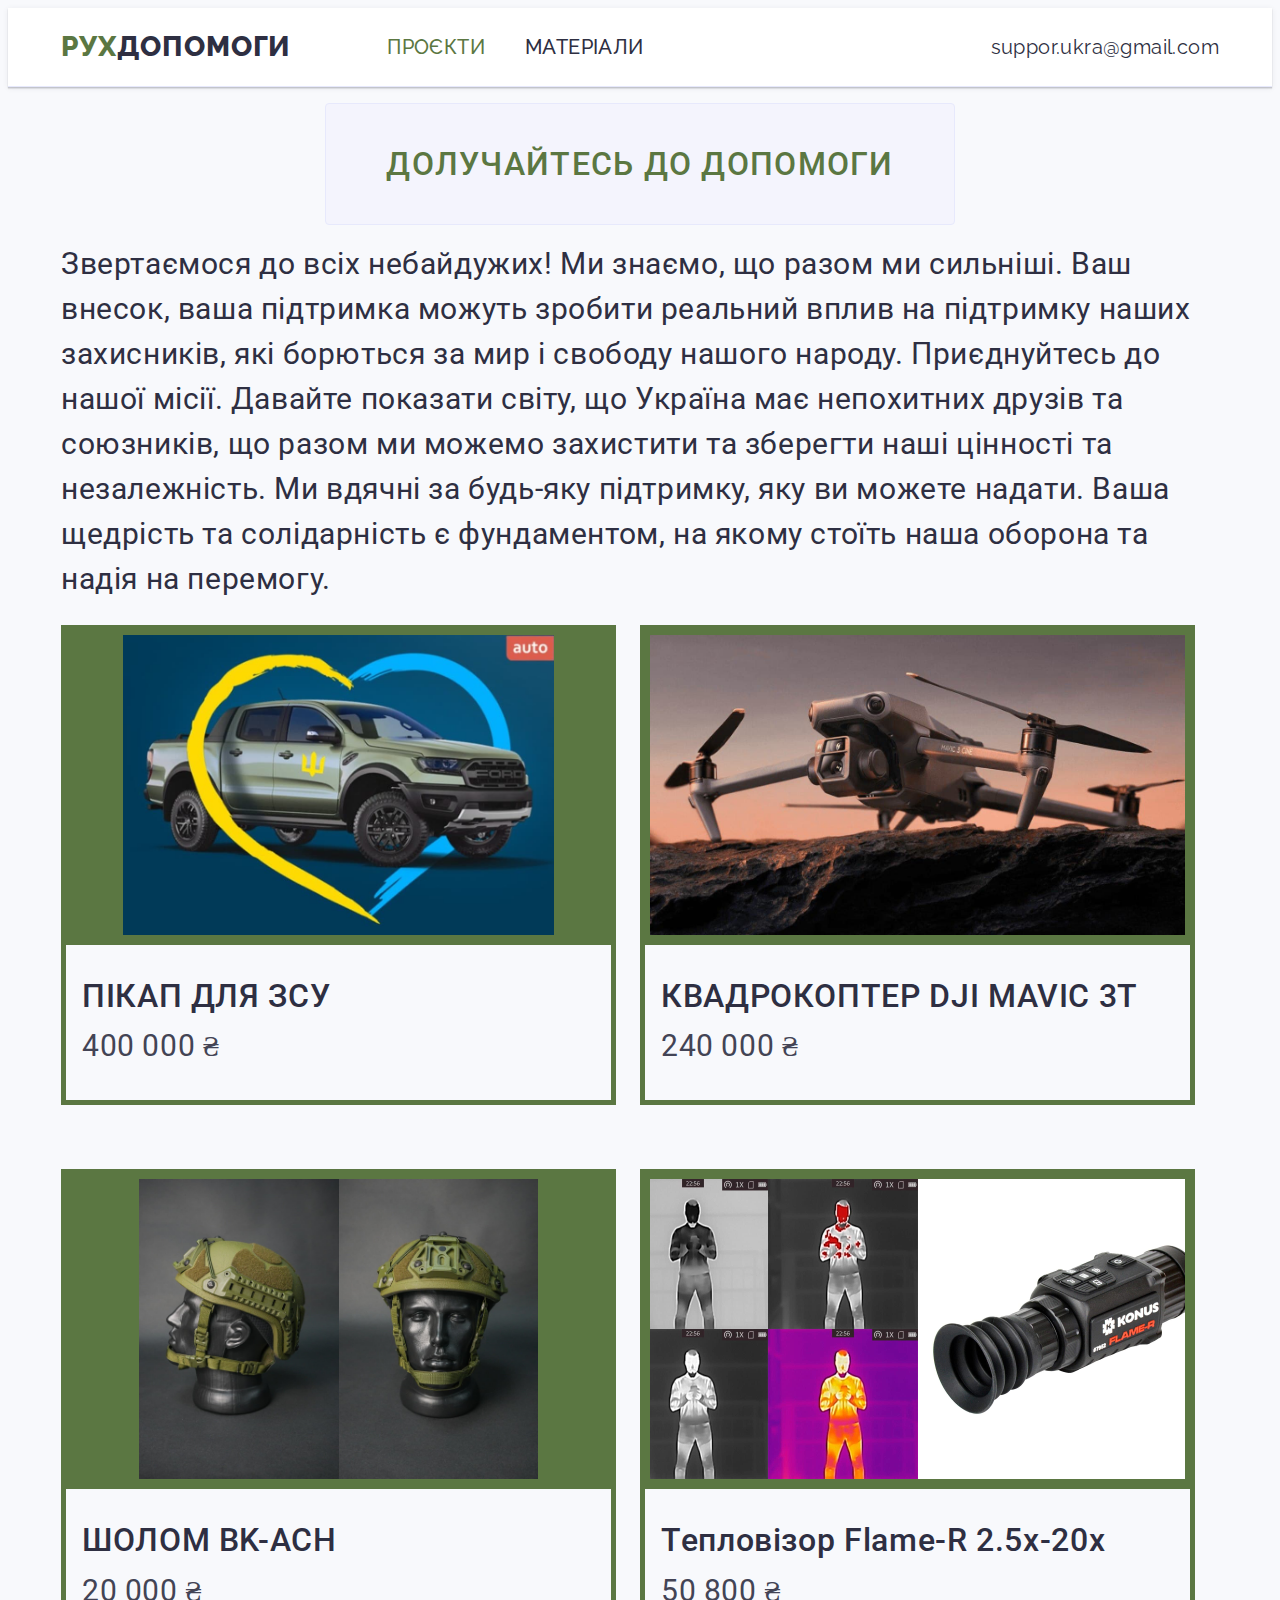
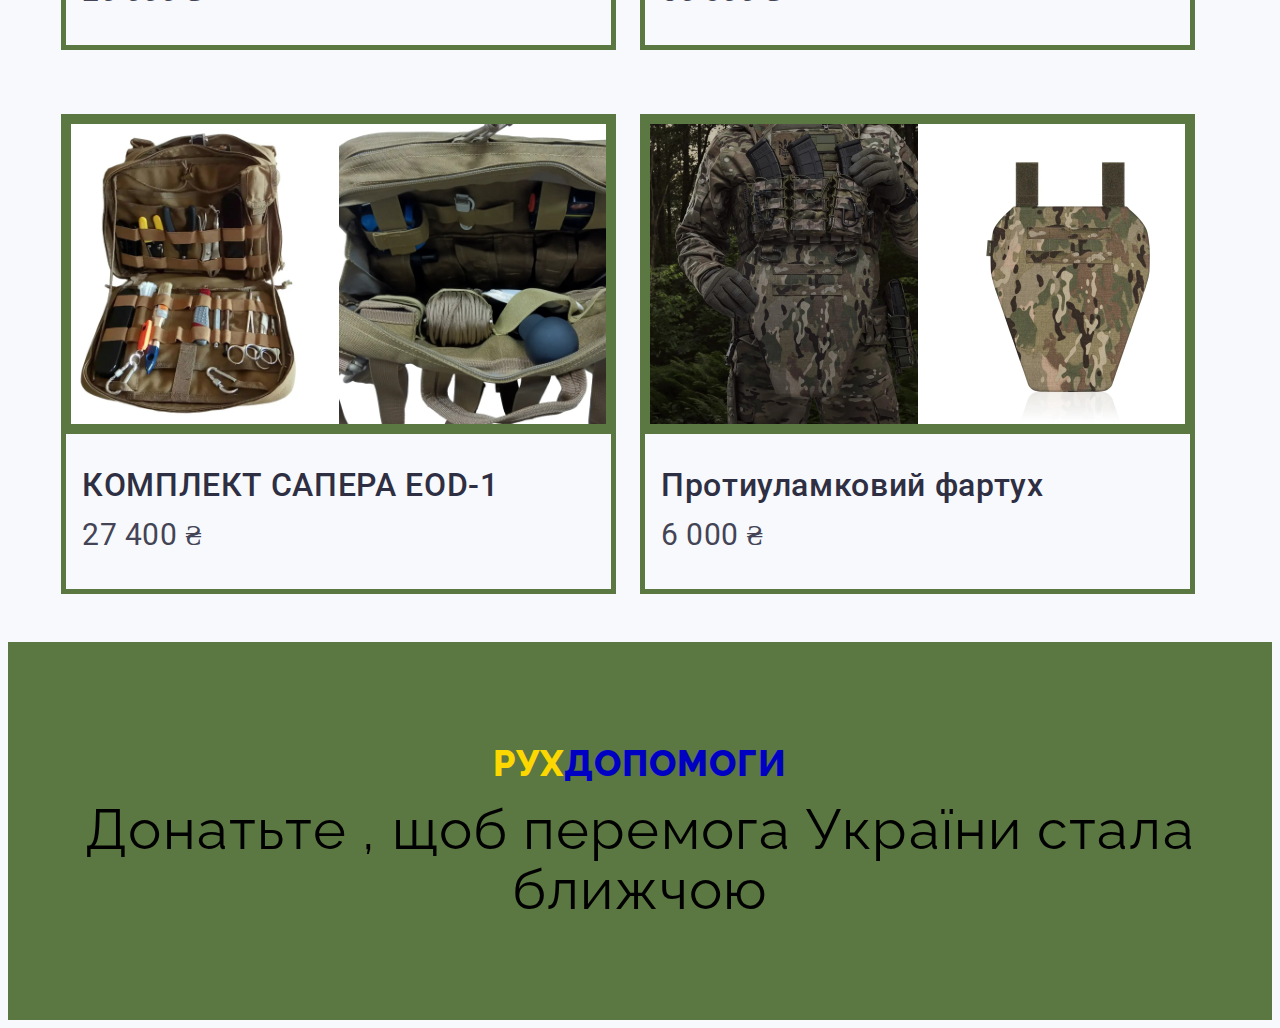
<file: index.html>
<!DOCTYPE html>
<html lang="en">
  <head>
    <meta charset="UTF-8" />
    <meta http-equiv="X-UA-Compatible" content="IE=edge" />
    <meta name="viewport" content="width=device-width, initial-scale=1.0" />
    <title>Portfolio</title>
    <link rel="preconnect" href="https://fonts.googleapis.com" />
    <link rel="preconnect" href="https://fonts.gstatic.com" crossorigin />
    <link
      href="https://fonts.googleapis.com/css2?family=Raleway:wght@800&family=Roboto:wght@400;500;700&display=swap"
      rel="stylesheet"
    />
    <link
      rel="stylesheet"
      href="https://cdnjs.cloudflare.com/ajax/libs/modern-normalize/2.0.0/modern-normalize.min.css"
      integrity="sha512-4xo8blKMVCiXpTaLzQSLSw3KFOVPWhm/TRtuPVc4WG6kUgjH6J03IBuG7JZPkcWMxJ5huwaBpOpnwYElP/m6wg=="
      crossorigin="anonymous"
      referrerpolicy="no-referrer"
    />
    <link rel="stylesheet" href="./css/styles.css" />
    <link
      rel="stylesheet"
      href="https://cdnjs.cloudflare.com/ajax/libs/animate.css/4.1.1/animate.min.css"
    />
  </head>
  <body>
    <!-- Шапка сторінки -->
    <header class="header">
      <div class="container header-container">
        <nav class="header-navigation">
          <a class="header-logo link" href="./index.html"
            >РУХ<span class="header-logo-web">ДОПОМОГИ</span></a
          >

          <ul class="header-list list">
            <li class="header-item">
              <a class="header-link header-line link" href="./index.html"
                >ПРОЄКТИ</a
              >
            </li>
            <li class="header-item">
              <a class="header-link link" href="./project.html">МАТЕРІАЛИ</a>
            </li>
            <!-- <li class="header-item">
              <a class="header-link link" href="./support.html">ПІДТРИМАТИ</a>
            </li> -->
          </ul>
        </nav>
        <address class="header-address">
          <ul class="header-list list">
            <li class="header-item">
              <a class="link item-text" href="mailto:suppor.ukra@gmail.com"
                >suppor.ukra@gmail.com</a
              >
            </li>
            <!-- <li class="header-item">
              <a class="link item-text" href="tel:+110001111111"
                >+11 (000) 111-11-11</a
              >
            </li> -->
          </ul>
        </address>
      </div>
    </header>

    <main>
      <section class="gellery">
        <div class="container">
          <!--  -->
          <h1 hidden>gallery</h1>
          <ul class="gallery-list list">
            <li class="gallery-item">
              <a class="gallery-btn btn link" href="./support.html">ДОЛУЧАЙТЕСЬ ДО ДОПОМОГИ </a>
            </li>
            <!--   -->
          </ul>
          <p class="text-ua">
            Звертаємося до всіх небайдужих! Ми знаємо, що разом ми сильніші. Ваш
            внесок, ваша підтримка можуть зробити реальний вплив на підтримку
            наших захисників, які борються за мир і свободу нашого народу.
            Приєднуйтесь до нашої місії. Давайте показати світу, що Україна має
            непохитних друзів та союзників, що разом ми можемо захистити та
            зберегти наші цінності та незалежність. Ми вдячні за будь-яку
            підтримку, яку ви можете надати. Ваша щедрість та солідарність є
            фундаментом, на якому стоїть наша оборона та надія на перемогу.
          </p>

          <ul class="gallery-foto-list list">
            <li class="gallery-foto-item link">
              <a href="./support.html" class="gallery-link-link link">
                <div class="gallery-cover-wrap">
                  <img
                    src="./images/auto-ua.jpg"
                    alt="Card Content in Portfolio"
                    width="540"
                    height="300"
                  />
                  <p class="gallery-foto-cover">
                    Збройні сили України мають нагальну потребу у мобільності, а
                    саме: їм необхідні автомобілі, що можуть проїжджати по
                    бездоріжжю, матимуть високу прохідність та хорошу
                    маневреність. Ідеально для цього піходять автомобілі типу
                    Pick-up. Автомобілів потрібно багато, адже вони часто
                    попадають під обстріли, виходять з ладу. В наших з вами
                    силах допомогти армії не зупинятись та зібрати кошти на нові
                    авто.
                  </p>
                </div>
                <div class="gallery-foto-container">
                  <h2 class="gallery-item-title">ПІКАП ДЛЯ ЗСУ</h2>
                  <p class="gallery-title-text">400 000 ₴</p>
                </div></a
              >
            </li>
            <li class="gallery-foto-item link">
              <a href="./support.html" class="gallery-link-link link">
                <div class="gallery-cover-wrap">
                  <img
                    src="./images/mavik-3t.jpg"
                    alt="Card Content in Portfolio"
                    width="540"
                    height="300"
                  />
                  <p class="gallery-foto-cover">
                    Це не просто професійна фототехніка, а передовий дрон для
                    бойової розвідки. Їх активно використовують на фронті, щоб
                    оцінювати ситуацію та зробити кадри місцевості. Завдяки
                    якості оптики можна дізнатися про розклад ворожих сил до
                    найдрібніших деталей та скоригувати вогонь своєї артилерії.
                    А оскільки дрон DJI MAVIC 3T маленький і спритний - виявити
                    в небі і збити його не так легко.
                  </p>
                </div>
                <div class="gallery-foto-container">
                  <h2 class="gallery-item-title">КВАДРОКОПТЕР DJI MAVIC 3T</h2>
                  <p class="gallery-title-text">240 000 ₴</p>
                </div>
              </a>
            </li>
            <li class="gallery-foto-item link">
              <a href="./support.html" class="gallery-link-link link">
                <div class="gallery-cover-wrap">
                  <img
                    src="./images/shlem.jpg"
                    alt="Card Content in Portfolio"
                    width="340"
                    height="300"
                  />
                  <img
                    src="./images/shlem-2.jpg"
                    alt="Card Content in Portfolio"
                    width="340"
                    height="300"
                  />
                  <p class="gallery-foto-cover">
                    BK-ACH – це сучасний балістичний шолом для армії, який можна
                    ототожнити з американськими моделями ACH. Він розроблений
                    таким чином, щоб забезпечити максимальну гнучкість, комфорт
                    і дуже високий захист віт травм.Спеціальний процес
                    виробництва EBSP забезпечує високий рівень захисту від усіх
                    видів осколків і куль. Шолом і його частини стійкі до
                    будь-яких погодних умов.
                  </p>
                </div>
                <div class="gallery-foto-container">
                  <h2 class="gallery-item-title">ШОЛОМ BK-ACH</h2>
                  <p class="gallery-title-text">20 000 ₴</p>
                </div></a
              >
            </li>
            <li class="gallery-foto-item link">
              <a href="./support.html" class="gallery-link-link link">
                <div class="gallery-cover-wrap">
                  <img
                    src="./images/teplo.jpg"
                    alt="Card Content in Portfolio"
                    width="340"
                    height="300"
                  />
                  <img
                    src="./images/teplovisor-1.jpg"
                    alt="Card Content in Portfolio"
                    width="540"
                    height="300"
                  />

                  <p class="gallery-foto-cover">
                    Konus Flame-R 2.5x-20x — це високотехнологічний
                    тепловізійний прилад, що має безліч функцій та особливостей,
                    які дозволять використовувати його при вирішенні широкого
                    спектра завдань. Оптичні характеристики та високі можливості
                    електронних сенсорів і компонентів дозволять виявляти авто
                    на відстані до 2 км і людину на відстані до 800 метрів.
                  </p>
                </div>
                <div class="gallery-foto-container">
                  <h2 class="gallery-item-title">
                    Тепловізор Flame-R 2.5x-20x
                  </h2>
                  <p class="gallery-title-text">50 800 ₴</p>
                </div></a
              >
            </li>
            <li class="gallery-foto-item link">
              <a href="./support.html" class="gallery-link-link link">
                <div class="gallery-cover-wrap">
                  <img
                    src="./images/saper.jpg"
                    alt="Card Content in Portfolio"
                    width="540"
                    height="300"
                  />
                  <img
                    src="./images/saper-1.jpg"
                    alt="Card Content in Portfolio"
                    width="540"
                    height="300"
                  />
                  <p class="gallery-foto-cover">
                    Набір призначений для транспортування і зберігання
                    стандартних і спеціальних приладів та інструментів, які
                    використовуються для виконання специфічних завдань: огляду
                    місць мінувань, пошуку вибухонебезпечних предметів,
                    знешкодження боєприпасів та саморобних вибухових пристроїв.
                    Комплексний набір включає модулі та пристосування для
                    виконання всього комплексу робіт в різноманітних умовах.
                  </p>
                </div>
                <div class="gallery-foto-container">
                  <h2 class="gallery-item-title">КОМПЛЕКТ САПЕРА ЕОD-1</h2>
                  <p class="gallery-title-text">27 400 ₴</p>
                </div></a
              >
            </li>
            <li class="gallery-foto-item link">
              <a href="./support.html" class="gallery-link-link link">
                <div class="gallery-cover-wrap">
                  <img
                    src="./images/fartuch-1.jpg"
                    alt="Card Content in Portfolio"
                    width="540"
                    height="300"
                  />
                  <img
                    src="./images/fartuch.jpg"
                    alt="Card Content in Portfolio"
                    width="540"
                    height="300"
                  />

                  <p class="gallery-foto-cover">
                    Забезпечує додатковий захист пахової зони від уражень
                    уламків, рикошетів, шрапнелі та пострілів кулі 7,62 х 25 мм.
                    ПСТ. за рахунок використання балістичного захисту 2-го
                    класу, він кріпиться за допомогою липучки (велкро панелі).
                    Серед першочергових задач (окрім очевидної - захисту паху)
                    він виконує захист стегнової артерії (яка, на секундочку, є
                    однією з найбільших артерій в тілі людини).
                  </p>
                </div>
                <div class="gallery-foto-container">
                  <h2 class="gallery-item-title">Протиуламковий фартух</h2>
                  <p class="gallery-title-text">6 000 ₴</p>
                </div></a
              >
            </li>
          </ul>
        </div>
      </section>
    </main>
    <!--  -->
    <footer class="footer">
      <div class="container footer-container">
        <div class="footer-div">
          <a class="footer-logo link" href="./index.html"
            >РУХ<span class="footer-logo-web">ДОПОМОГИ</span></a
          >
          <p class="footer-item-text">
            Донатьте , щоб перемога України стала ближчою 
          </p>
        </div>
        <!-- <div>
          <p class="social-media-text">Social media</p>
          <ul class="footer-soc-list list">
            <li class="team-soc-item">
              <a
                href=""
                class="footer-soc-link link"
                target="_blank"
                rel="noopener noreferrer"
              >
                <svg class="team-soc-icon" width="24" height="24">
                  <use href="./images/icons.svg#icon-instagram"></use>
                </svg>
              </a>
            </li>
            <li class="team-soc-item">
              <a
                href=""
                class="footer-soc-link link"
                target="_blank"
                rel="noopener noreferrer"
              >
                <svg class="team-soc-icon" width="24" height="24">
                  <use href="./images/icons.svg#icon-twitter"></use>
                </svg>
              </a>
            </li>
            <li class="team-soc-item">
              <a
                href=""
                class="footer-soc-link link"
                target="_blank"
                rel="noopener noreferrer"
              >
                <svg class="team-soc-icon" width="24" height="24">
                  <use href="./images/icons.svg#icon-facebook"></use>
                </svg>
              </a>
            </li>
            <li class="team-soc-item">
              <a
                href=""
                class="footer-soc-link link"
                target="_blank"
                rel="noopener noreferrer"
              >
                <svg class="team-soc-icon" width="24" height="24">
                  <use href="./images/icons.svg#icon-linkedin"></use>
                </svg>
              </a>
            </li>
          </ul>
        </div> -->
        <!-- <div class="footer-input">
          <p class="footer-input-text">Subscribe</p>
          <form action="email" class="footer-form">
            <label for="email" class="footer-label">
              <input
                type="email"
                name="email"
                class="footer-email-input"
                placeholder="E-mail"
                id="email"
              />
            </label>
            <button type="submit" class="subscribe-btn btn">
              Subscribe
              <svg class="footer-icon" width="24" height="24">
                <use href="./images/icons.svg#icon-footer-svg"></use>
              </svg>
            </button>
          </form>
        </div>
      </div> -->
    </footer>
  </body>
</html>
</file>
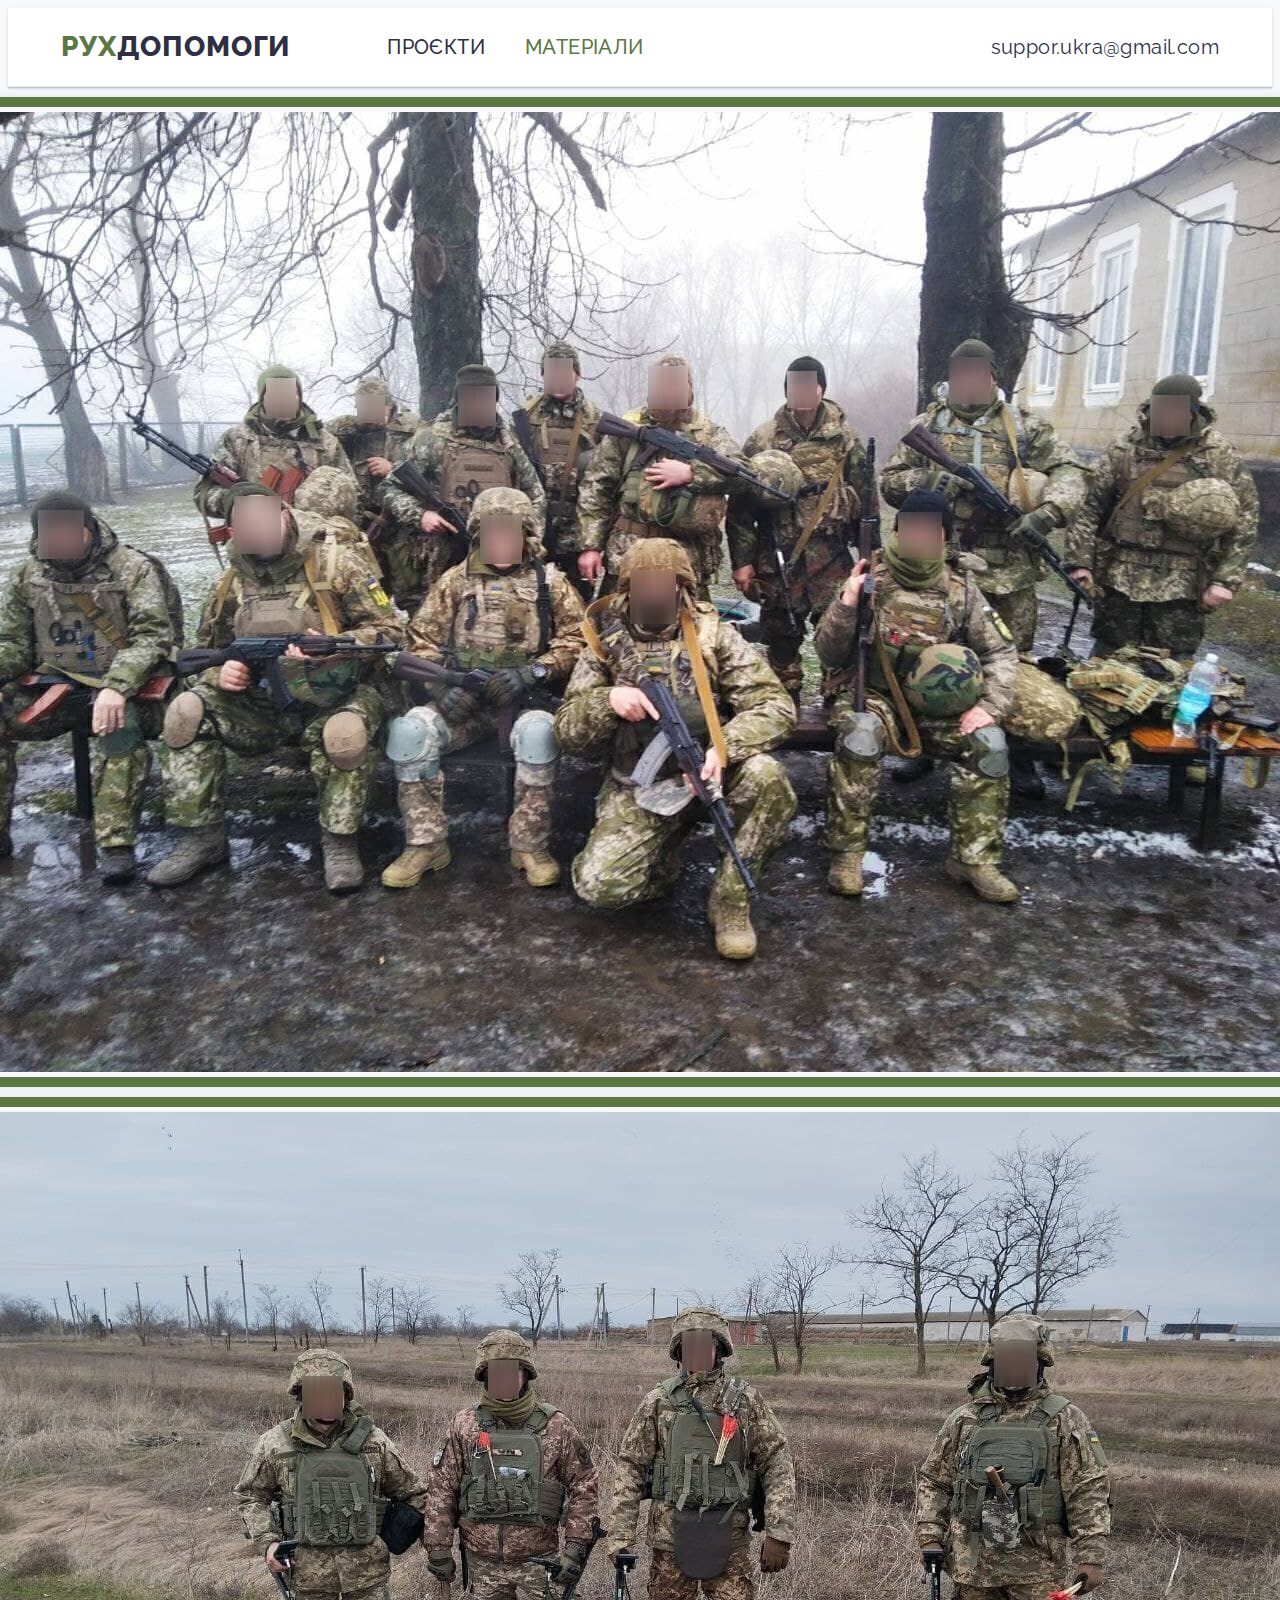
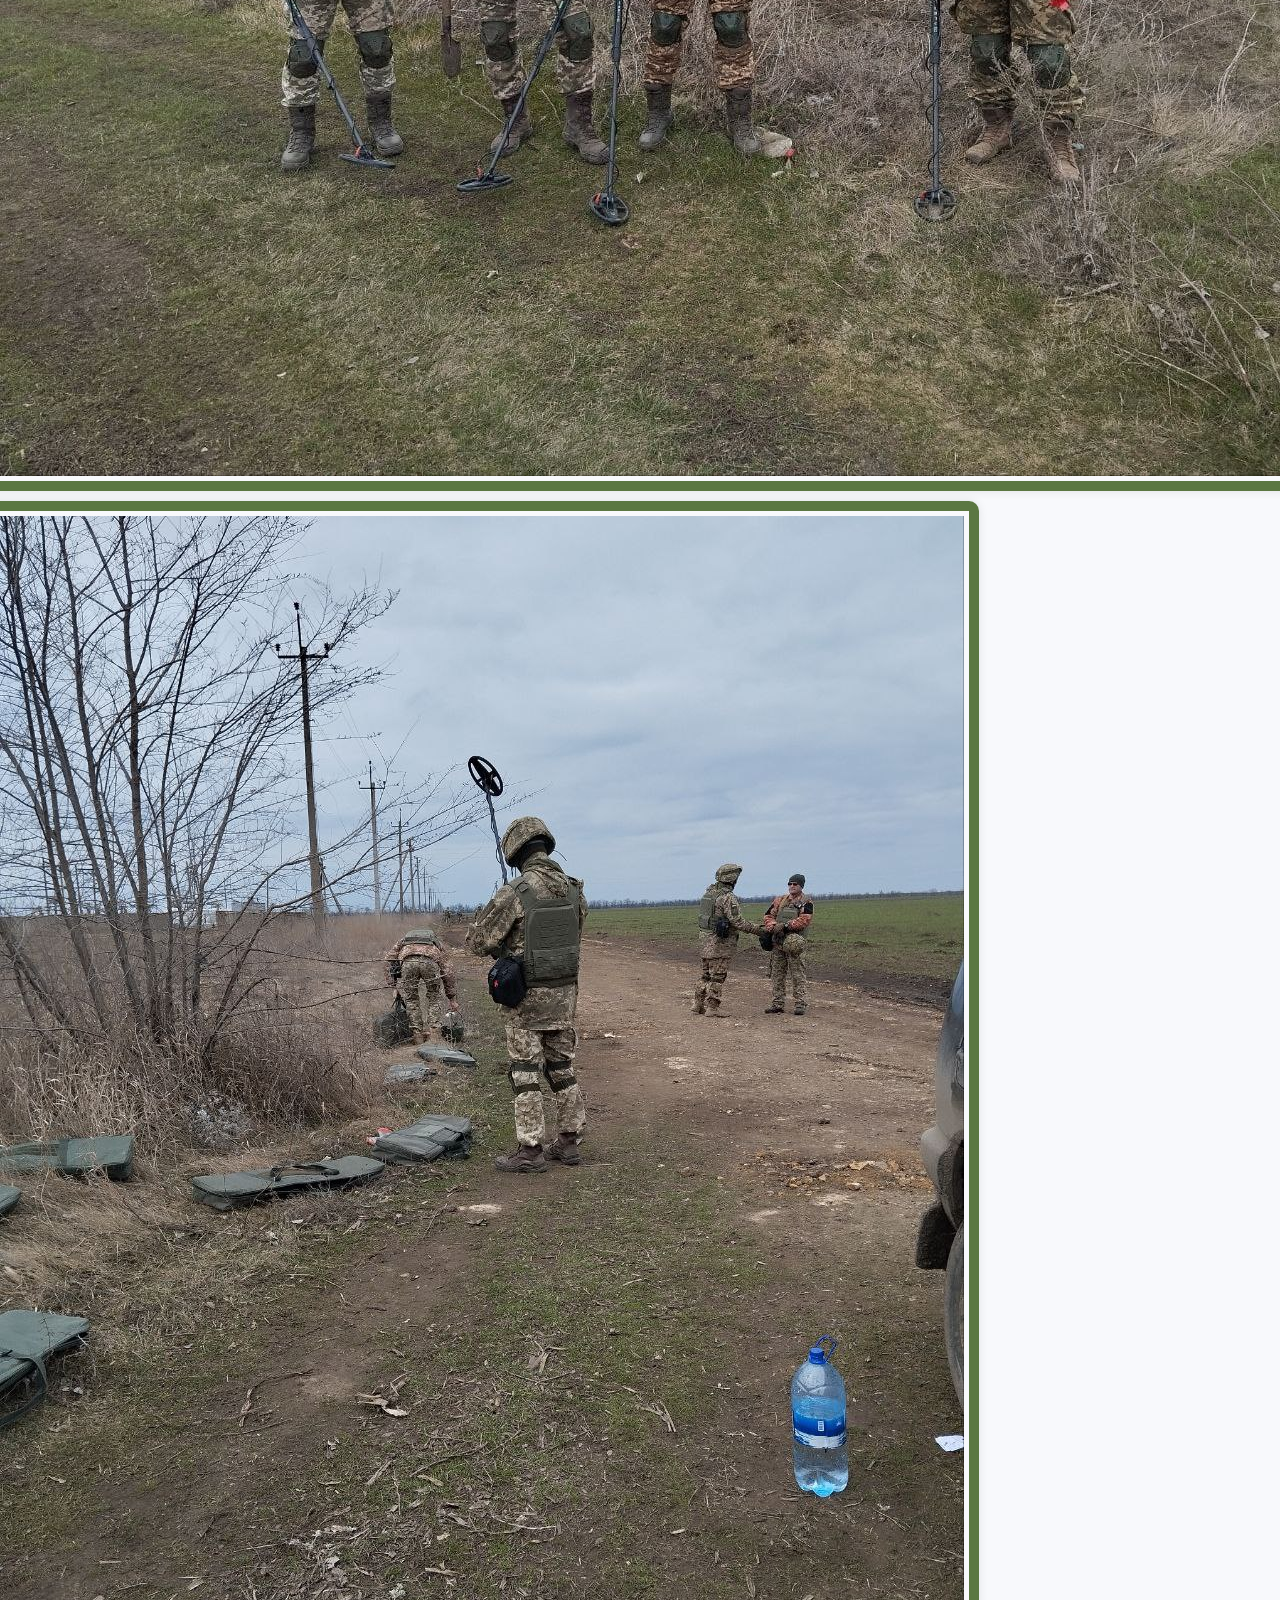
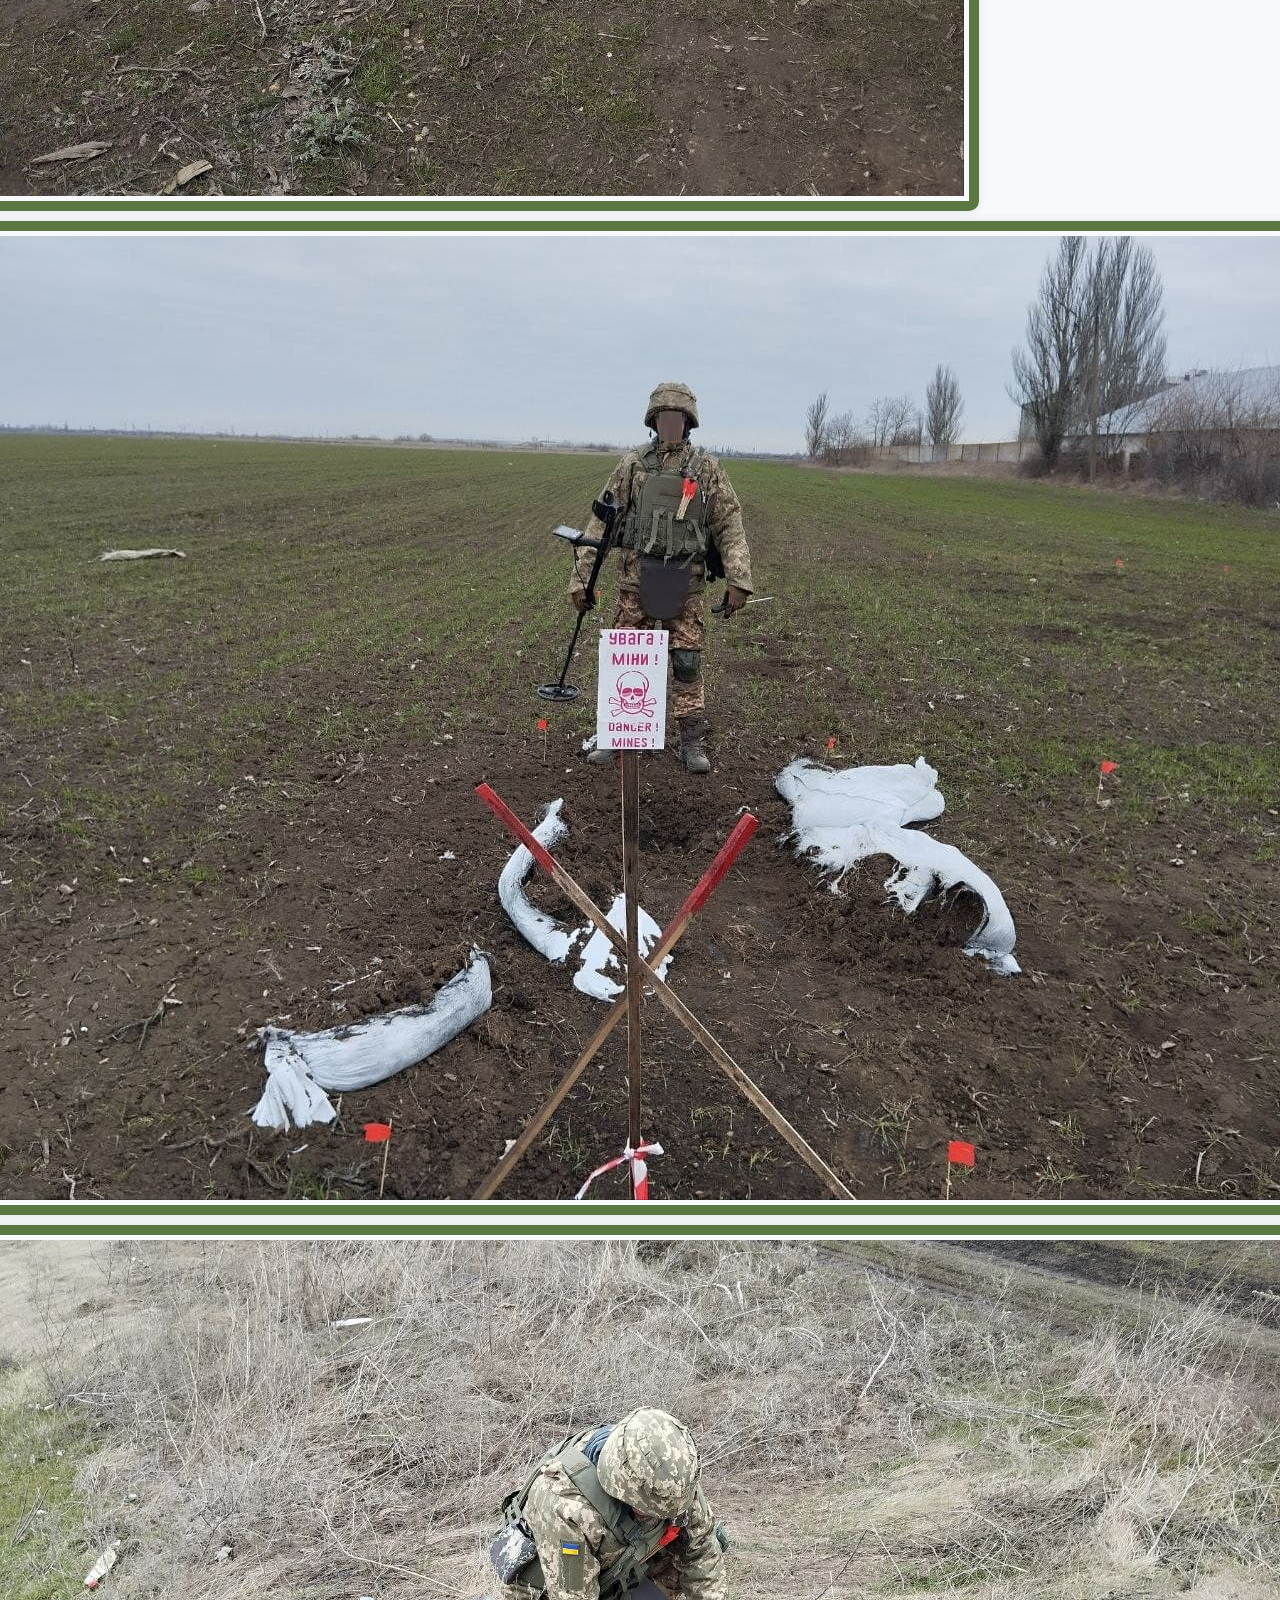
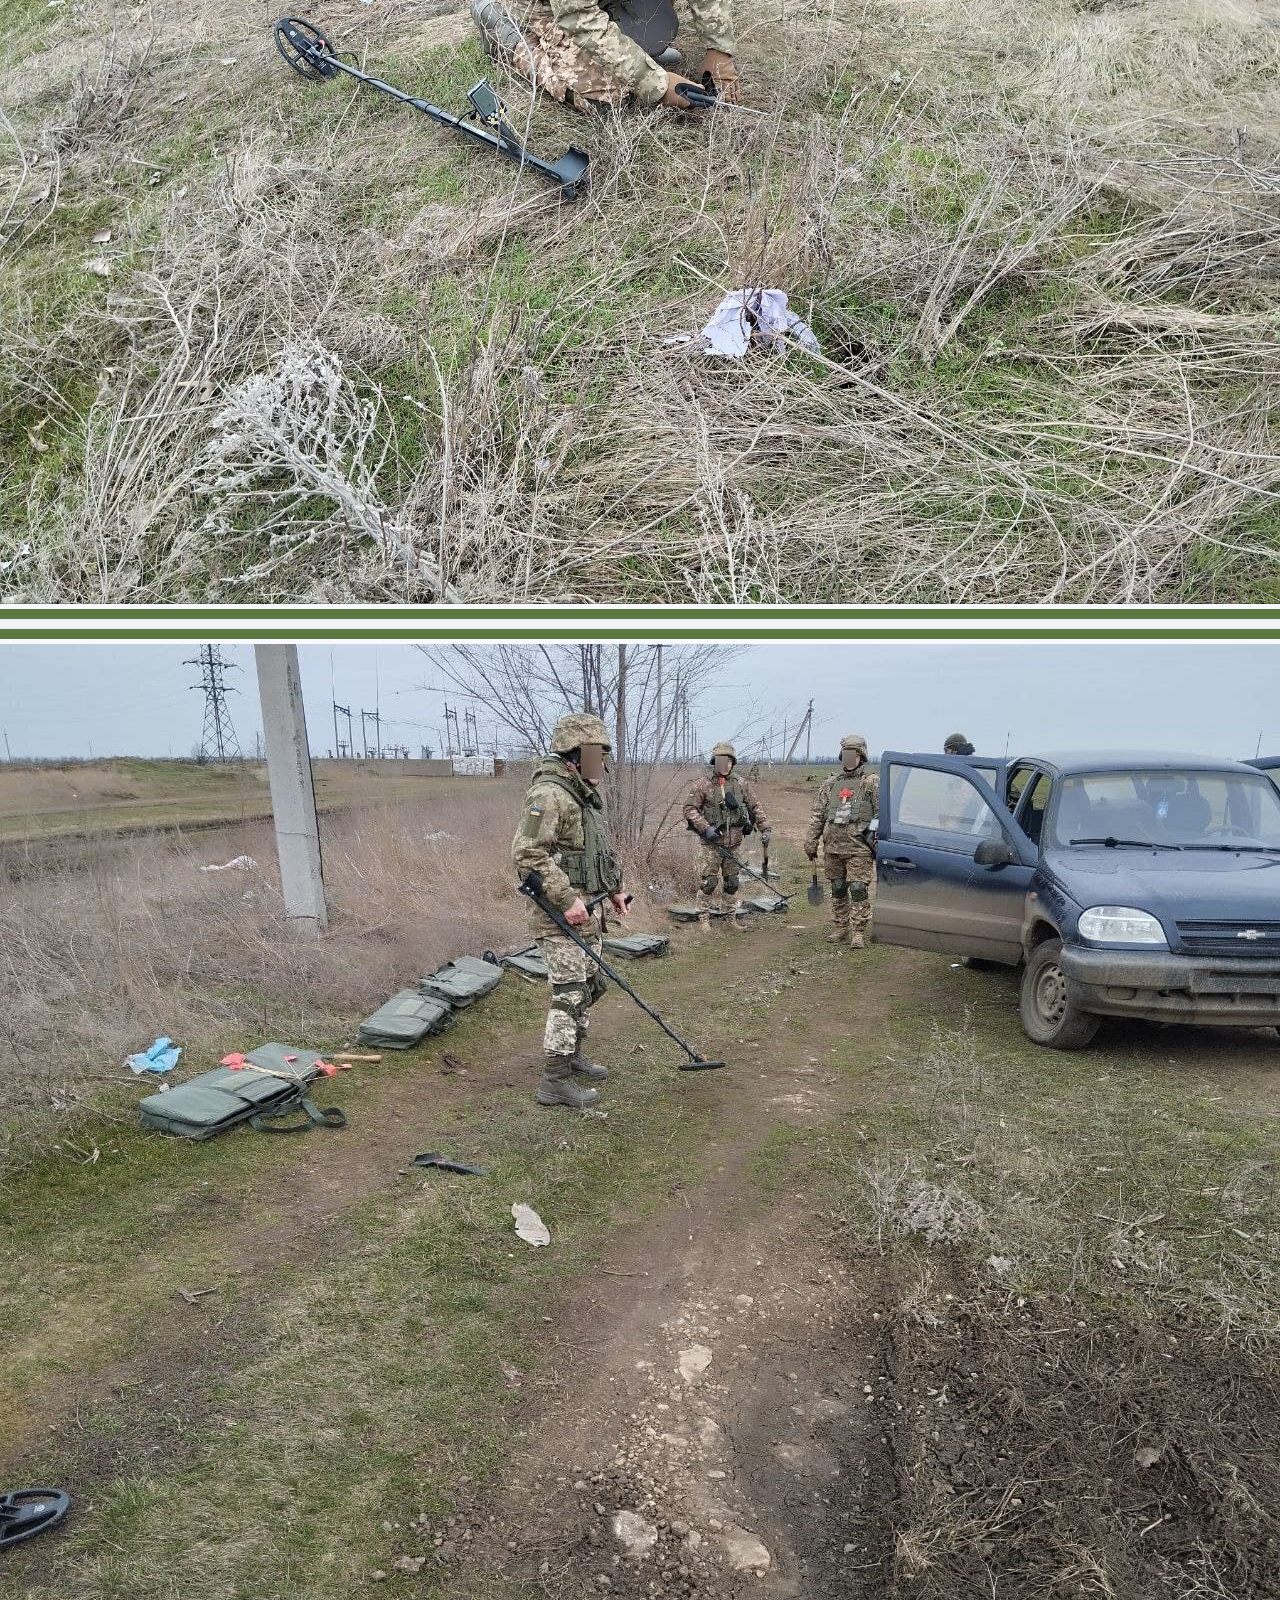
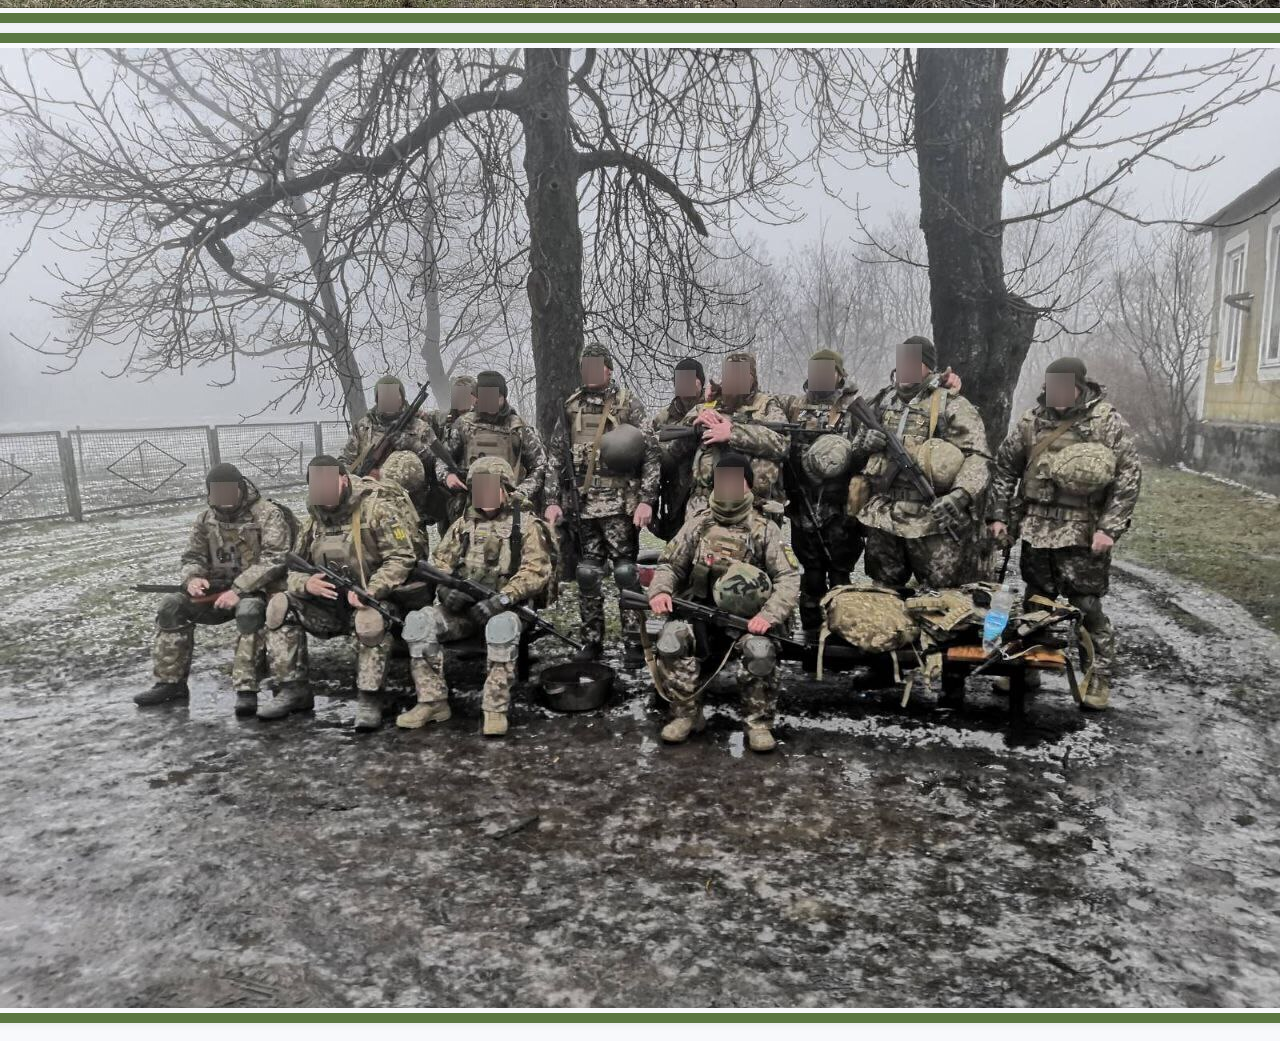
<file: project.html>
<!DOCTYPE html>
<html lang="en">
  <head>
    <meta charset="UTF-8" />
    <meta http-equiv="X-UA-Compatible" content="IE=edge" />
    <meta name="viewport" content="width=device-width, initial-scale=1.0" />
    <title>Portfolio</title>
    <link rel="preconnect" href="https://fonts.googleapis.com" />
    <link rel="preconnect" href="https://fonts.gstatic.com" crossorigin />
    <link
      href="https://fonts.googleapis.com/css2?family=Raleway:wght@800&family=Roboto:wght@400;500;700&display=swap"
      rel="stylesheet"
    />
    <link
      rel="stylesheet"
      href="https://cdnjs.cloudflare.com/ajax/libs/modern-normalize/2.0.0/modern-normalize.min.css"
      integrity="sha512-4xo8blKMVCiXpTaLzQSLSw3KFOVPWhm/TRtuPVc4WG6kUgjH6J03IBuG7JZPkcWMxJ5huwaBpOpnwYElP/m6wg=="
      crossorigin="anonymous"
      referrerpolicy="no-referrer"
    />
    <link rel="stylesheet" href="./css/styles.css" />
  </head>
  <body>
    <header class="header">
      <div class="container header-container">
        <nav class="header-navigation">
          <a class="header-logo link" href="./index.html"
            >РУХ<span class="header-logo-web">ДОПОМОГИ</span></a
          >

          <ul class="header-list list">
            <li class="header-item">
              <a class="header-link link" href="./index.html">ПРОЄКТИ</a>
            </li>
            <li class="header-item">
              <a class="header-link header-line link" href="./project.html"
                >МАТЕРІАЛИ</a
              >
            </li>
            <!-- <li class="header-item">
              <a class="header-link link" href="./support.html">ПІДТРИМАТИ</a>
            </li> -->
          </ul>
        </nav>
        <address class="header-address">
          <ul class="header-list list">
            <li class="header-item">
              <a class="link item-text" href="mailto:suppor.ukra@gmail.com"
                >suppor.ukra@gmail.com</a
              >
            </li>
            <!-- <li class="header-item">
              <a class="link item-text" href="tel:+110001111111"
                >+11 (000) 111-11-11</a
              >
            </li> -->
          </ul>
        </address>
      </div>
    </header>
    <main>
      <div class="custom-gallery container">
        <ul class="list">
          <li><img src="/images/photo-8-b.jpg" alt="Фото 1" /></li>
          <li><img src="/images/photo-1-b.jpg" alt="Фото 2" /></li>
          <li><img src="/images/photo-2.jpeg" alt="Фото 3" /></li>
          <li><img src="/images/photo-4-b.jpg" alt="Фото 4" /></li>
          <li><img src="/images/photo-5.jpeg" alt="Фото 5" /></li>
          <li><img src="/images/photo-7-b.jpg" alt="Фото 6" /></li>
          <li><img src="/images/photo-9-b.jpeg" alt="Фото 7" /></li>
        </ul>
      </div>
    </main>
  </body>
</html>
</file>
<file: css/styles.css>
:root {
  --first-title-color: #434455;
  --second-title-color: #2e2f42;
}

body {
  font-family: "Raleway", sans-serif;
  color: #2e2f42; /* Изменено на темно-серый цвет текста */
  background-color: #f8f9fc; /* Изменено на светло-серый фон */
}

/* Скидання стилів */
p,
h1,
h2,
h3,
h4,
h5,
h6 {
  margin: 0;
}

ul {
  margin: 0;
  padding: 0;
}

img {
  display: block;
}

.btn {
  font-family: "Roboto";
  font-style: normal;
  font-weight: 500;
  font-size: 16px;
  line-height: 1.5;
  display: flex;
  align-items: center;
  text-align: center;
  letter-spacing: 0.04em;
  cursor: pointer;
}

.header-link:hover,
.header-link:focus {
  color: #5b7742;
}
.btn:hover,
.btn-link:focus {
  background-color: #5b7742;
  color: #ffffff;
}

.item-text {
  font-weight: 400;
  /* font-size: 16px; */
  font-size: 20px;
  line-height: 1.5;
  letter-spacing: 0.02em;
  color: #2e2f42; /* Изменено на темно-серый цвет текста */
  transition: color 250ms cubic-bezier(0.4, 0, 0.2, 1);
}
.item-text:hover {
  color: #5b7742;
}
.item-text:focus {
  color: #5b7742;
}

.section-text {
  font-weight: 700;
  font-size: 36px;
  line-height: 1.11;
  text-align: center;
  letter-spacing: 0.02em;
  text-transform: capitalize;
}
.strategy-item-title {
  font-weight: 500;
  font-size: 20px;
  line-height: 1.2;
  letter-spacing: 0.02em;
  color: #2e2f42;
}
.list {
  list-style: none;
}

.link {
  text-decoration: none;
}

.visually-hidden {
  position: absolute;
  width: 1px;
  height: 1px;
  margin: -1px;
  border: 0;
  padding: 0;
  white-space: nowrap;
  clip-path: inset(100%);
  clip: rect(0 0 0 0);
  overflow: hidden;
}

/* контейнер */
.container {
  width: 1158px;
  padding-left: 15px;
  padding-right: 15px;
  /* центрування */
  margin: 0 auto;
  /* outline: 2px solid red; */
}

/*----------HEADER----------*/
.header {
  background: #ffffff;
  /* padding-top: 24px;
  padding-bottom: 24px; */
  border-bottom: 1px solid #e7e9fc;
  box-shadow: 0px 2px 1px rgba(46, 47, 66, 0.08),
    0px 1px 1px rgba(46, 47, 66, 0.16), 0px 1px 6px rgba(46, 47, 66, 0.08);
}
.header-link {
  font-weight: 500;
  font-size: 20px;
  line-height: 1.5;
  letter-spacing: 0.02em;
  color: #2e2f42;
}
.header-list {
  display: flex;
  /* gap: 28px; */
  gap: 40px;
}

.header-navigation {
  display: flex;
  align-items: center;
}

.header-container {
  display: flex;
  align-items: center;
}

.header-logo {
  margin-right: 96px;
  /* margin-right: 40px; */
  /* margin-right: 32px; */
}

.header-logo {
  font-family: "Raleway", sans-serif;
  font-style: normal;
  font-weight: 800;
  font-size: 28px;
  line-height: 1.17;
  display: flex;
  align-items: center;
  letter-spacing: 0.03em;
  text-transform: uppercase;
  color: #5b7742; /* Изменено на синий цвет */
}

.header-logo-web {
  font-family: "Raleway";
  font-style: normal;
  font-weight: 800;
  font-size: 28px;
  line-height: 1.17;
  display: flex;
  align-items: center;
  letter-spacing: 0.03em;
  text-transform: uppercase;
  color: #2e2f42;
}

.header-address {
  font-style: normal;
  font-weight: 400;
  font-size: 16px;
  line-height: 1.5;
  letter-spacing: 0.02em;
  color: #434455;
  margin-left: auto;
}

.header-link {
  display: block;
  padding-top: 24px;
  padding-bottom: 24px;
  position: relative;

  font-weight: 500;
  /* font-weight: 200; */
  line-height: 1.5;
  letter-spacing: 0.02em;
  position: relative;
  transition: color 250ms cubic-bezier(0.4, 0, 0.2, 1);
}

/* .header-item {
  font-size: 24px;
} */

.header-line {
  color: #5b7742;
}

.header-link::after {
  content: "";
  position: absolute;
  left: 0;
  bottom: -1px;
  width: 0;
  height: 4px;
  background-color: #5b7742; /* Изменено на синий цвет */
  transition: width 0.3s ease-in-out; /* Добавлено плавное изменение ширины */
}

/* .header-link.ac {
} */

a.header-link {
  font-weight: 500;
}

.header-link:hover::after,
.header-link:focus::after {
  width: 100%;
}

/* -------------- main -------------- */

.text-ua {
  font-family: "Roboto";
  font-style: normal;
  font-weight: 400;
  font-size: 30px;
  line-height: 1.5;
  letter-spacing: 0.02em;
  margin-bottom: 24px;
}

.gallery-btn {
  font-family: "Roboto", sans-serif;
  color: #5b7742;
}
.galery-text {
  color: var(--first-title-color);
}

.gellery {
  padding-top: 16px;
  /* padding-bottom: 120px; */
}
.gallery-list {
  /* padding-bottom: 72px; */
  display: flex;
  align-items: center;
  justify-content: center;
  gap: 24px;
  /* margin-bottom: 72px; */
  margin-bottom: 16px;
}

/* .gallery-item {
  margin-bottom: 8px;
} */

.gallery-btn {
  color: #5b7742;
  background-color: #f4f4fd;
  /* padding: 12px 24px 12px; */
  font-size: 32px;
  padding: 36px 60px 36px;
  border: 1px solid #e7e9fc;
  border-radius: 4px;
  transition: color 250ms cubic-bezier(0.4, 0, 0.2, 1),
    background-color 250ms cubic-bezier(0.4, 0, 0.2, 1),
    border-color 250ms cubic-bezier(0.4, 0, 0.2, 1),
    box-shadow 250ms cubic-bezier(0.4, 0, 0.2, 1);
}

.gallery-btn:hover {
  border: 1px solid transparent;
  box-shadow: 0px 3px 1px rgba(0, 0, 0, 0.1), 0px 2px 1px rgba(0, 0, 0, 0.08),
    0px 2px 2px rgba(0, 0, 0, 0.12);
}
.gallery-btn:focus {
  background-color: #5b7742;
  color: #ffffff;
  border: 1px solid transparent;
  box-shadow: 0px 3px 1px rgba(0, 0, 0, 0.1), 0px 2px 1px rgba(0, 0, 0, 0.08),
    0px 2px 2px rgba(0, 0, 0, 0.12);
}

.gallery-link-link {
  display: block;
  transition: box-shadow 250ms cubic-bezier(0.4, 0, 0.2, 1);
}
.gallery-link-link:hover {
  box-shadow: 0px 1px 6px rgba(46, 47, 66, 0.08),
    0px 1px 1px rgba(46, 47, 66, 0.16), 0px 2px 1px rgba(46, 47, 66, 0.08);
}
.gallery-link-link:focus {
  box-shadow: 0px 1px 6px rgba(46, 47, 66, 0.08),
    0px 1px 1px rgba(46, 47, 66, 0.16), 0px 2px 1px rgba(46, 47, 66, 0.08);
  transform: translateY(0%);
}
.gallery-link-link:hover .gallery-foto-cover,
.gallery-link-link:focus .gallery-foto-cover {
  transform: translateY(0%);
}
.gallery-foto-list {
  display: flex;
  flex-wrap: wrap; /* Добавлено свойство flex-wrap */
  /* gap: 48px 24px; */
  gap: 16px 24px;
}

.gallery-foto-item {
  width: calc(
    (100% - 48px) / 2
  ); /* Установка ширины элементов в 50% с учетом промежутков */
  max-width: calc((100% - 48px) / 2); /* Установка максимальной ширины */
  margin-bottom: 48px; /* Добавлено для создания промежутков между рядами */
}

.gallery-foto-item:hover .gallery-foto-cover {
  transform: translateY(0);
}
.gallery-foto-item:focus .gallery-foto-cover {
  transform: translateY(0);
}
.gallery-item-title {
  font-family: "Roboto";
  font-style: normal;
  font-weight: 500;
  font-size: 32px;
  line-height: 1.2;
  letter-spacing: 0.02em;
  color: #2e2f42;
  margin-bottom: 8px;
  /* margin-top: 32px; */
  display: flex;
  flex-wrap: wrap;
}
.gallery-title-text {
  font-family: "Roboto";
  font-style: normal;
  font-weight: 400;
  font-size: 30px;
  line-height: 1.5;
  letter-spacing: 0.02em;
  color: #434455;
  display: flex;
  flex-wrap: wrap;
}
.gallery-foto-container {
  padding: 32px 16px;
  border: 5px solid #5b7742;
  border-top: none;
  /* margin-bottom: 8px; */
}

.gallery-cover-wrap {
  position: relative;
  overflow: hidden;
  display: flex; /* Добавлено */
  justify-content: center; /* Добавлено */
  align-items: center; /* Добавлено */
  background-color: #5b7742;
  border: 10px solid #5b7742;
}

.gallery-cover-wrap img {
  display: block;
  max-width: 100%;
  max-height: 100%; /* Новое */
  width: auto;
  /* height: auto;  */
}

.gallery-foto-cover {
  position: absolute;
  top: 0;
  font-style: normal;
  font-weight: 400;
  font-size: 20px;
  line-height: 1.5;
  letter-spacing: 0.02em;
  color: #f4f4fd;
  transition: transform 1.2s cubic-bezier(0.4, 0, 0.2, 1);
  /* padding-bottom: 164px; */
  background-color: #5b7742;
  height: 100%;
  transform: translateY(100%);

  /* animation-timing-function: cubic-bezier(0.4, 0, 0.2, 1); */
  /* padding: 40px 32px; */
  padding-top: 10px;
}

/*---------footer----------*/

.footer {
  padding-top: 100px;
  padding-bottom: 100px;
  background-color: #5b7742;
}
.footer-logo {
  font-family: "Raleway", sans-serif;
  font-style: normal;
  font-weight: 800;
  font-size: 36px;
  line-height: 1.17;
  display: flex;
  align-items: center;
  letter-spacing: 0.03em;
  text-transform: uppercase;
  color: #fdd700;
}
.footer-logo {
  margin-bottom: 16px;
  /* display: flex;
  align-items: center; */
  /* display: inline-block; */
}

.footer-logo-web {
  font-family: "Raleway", sans-serif;
  font-style: normal;
  font-weight: 800;
  font-size: 36px;
  line-height: 1.17;
  /* display: flex;
  align-items: center; */
  letter-spacing: 0.03em;
  text-transform: uppercase;
  color: #0000c3;
  /* display: inline-block; */
}

/* .footer-item-text {
  color: #f4f4fd;
  display: flex;
  text-align: center;
  max-width: 264px;
} */
.footer-item-text {
  font-size: 56px;
  line-height: 1.07;
  text-align: center;
  letter-spacing: 0.02em;
  color: #000000;
}

.footer-container {
  display: flex;
  align-items: baseline;
}
.footer-div {
  display: flex;
  flex-wrap: wrap;
  justify-content: center;
  /* margin-right: 120px; */
}
/* .footer-item-text {
  margin-top: 16px;
} */

.social-media {
  position: absolute;
  width: 208px;
  height: 80px;
}
.social-media-text {
  font-family: "Roboto";
  font-style: normal;
  font-weight: 500;
  font-size: 16px;
  line-height: 24px;
  /* identical to box height, or 150% */

  letter-spacing: 0.02em;

  /* WHITE */

  color: #ffffff;
  margin-bottom: 16px;
}

.footer-soc-list {
  display: flex;
  justify-content: center;
  gap: 16px;
}
.footer-soc-link {
  width: 100%;
  height: 100%;
  background-color: #4d5ae5;
  border-radius: 50%;
  display: flex;
  align-items: center;
  justify-content: center;
  transition: background-color 250ms cubic-bezier(0.4, 0, 0.2, 1);
}
.footer-soc-link:hover {
  background-color: #31d0aa;
}
.footer-soc-link:focus {
  background-color: #31d0aa;
}

.footer-input {
  padding-left: 80px;
}

.footer-input-text {
  margin-bottom: 16px;
  font-weight: 500;
  font-size: 16px;
  line-height: 1.5;
  letter-spacing: 0.02em;
  color: #ffffff;
}

.footer-form {
  display: flex;
  gap: 24px;
}

.footer-email-input {
  width: 264px;
  height: 40px;
  border: 1px solid #ffffff;
  background-color: transparent;
  font-size: 12px;
  line-height: 1.5;
  letter-spacing: 0.04em;
  padding-left: 16px;
  filter: drop-shadow(0px 4px 4px rgba(0, 0, 0, 0.15));
  border-radius: 4px;
  color: #ffffff;
}

.subscribe-btn {
  min-width: 165px;
  height: 40px;
  display: flex;
  justify-content: center;
  align-items: center;
  font-family: "Roboto", sans-serif;
  font-size: 16px;
  font-weight: 500;
  line-height: 1.5;
  letter-spacing: 0.04em;
  border-radius: 4px;
  border: none;
  color: #ffffff;
  background-color: #5b7742;
  transition: transform 250ms cubic-bezier(0.4, 0, 0.2, 1);
}
.footer-icon {
  margin-left: 16px;
}

/* __________________ */

.custom-gallery {
  display: flex;
  flex-wrap: wrap;
  justify-content: center;
}

.custom-gallery img {
  width: auto;
  margin: 10px; /* Додайте бажане значення для відступів */
  padding: 5px; /* Додайте бажане значення для відступів */
  border: 10px solid #5b7742; /* Додайте бажаний колір рамки */
  border-radius: 10px; /* Додайте бажаний радіус круглості кутиків */
  box-shadow: 0 0 10px rgba(0, 0, 0, 0.1); /* Додайте бажаний ефект тіні */
}

/* Додайте будь-які інші стилі для потрібного оформлення */
</file>
